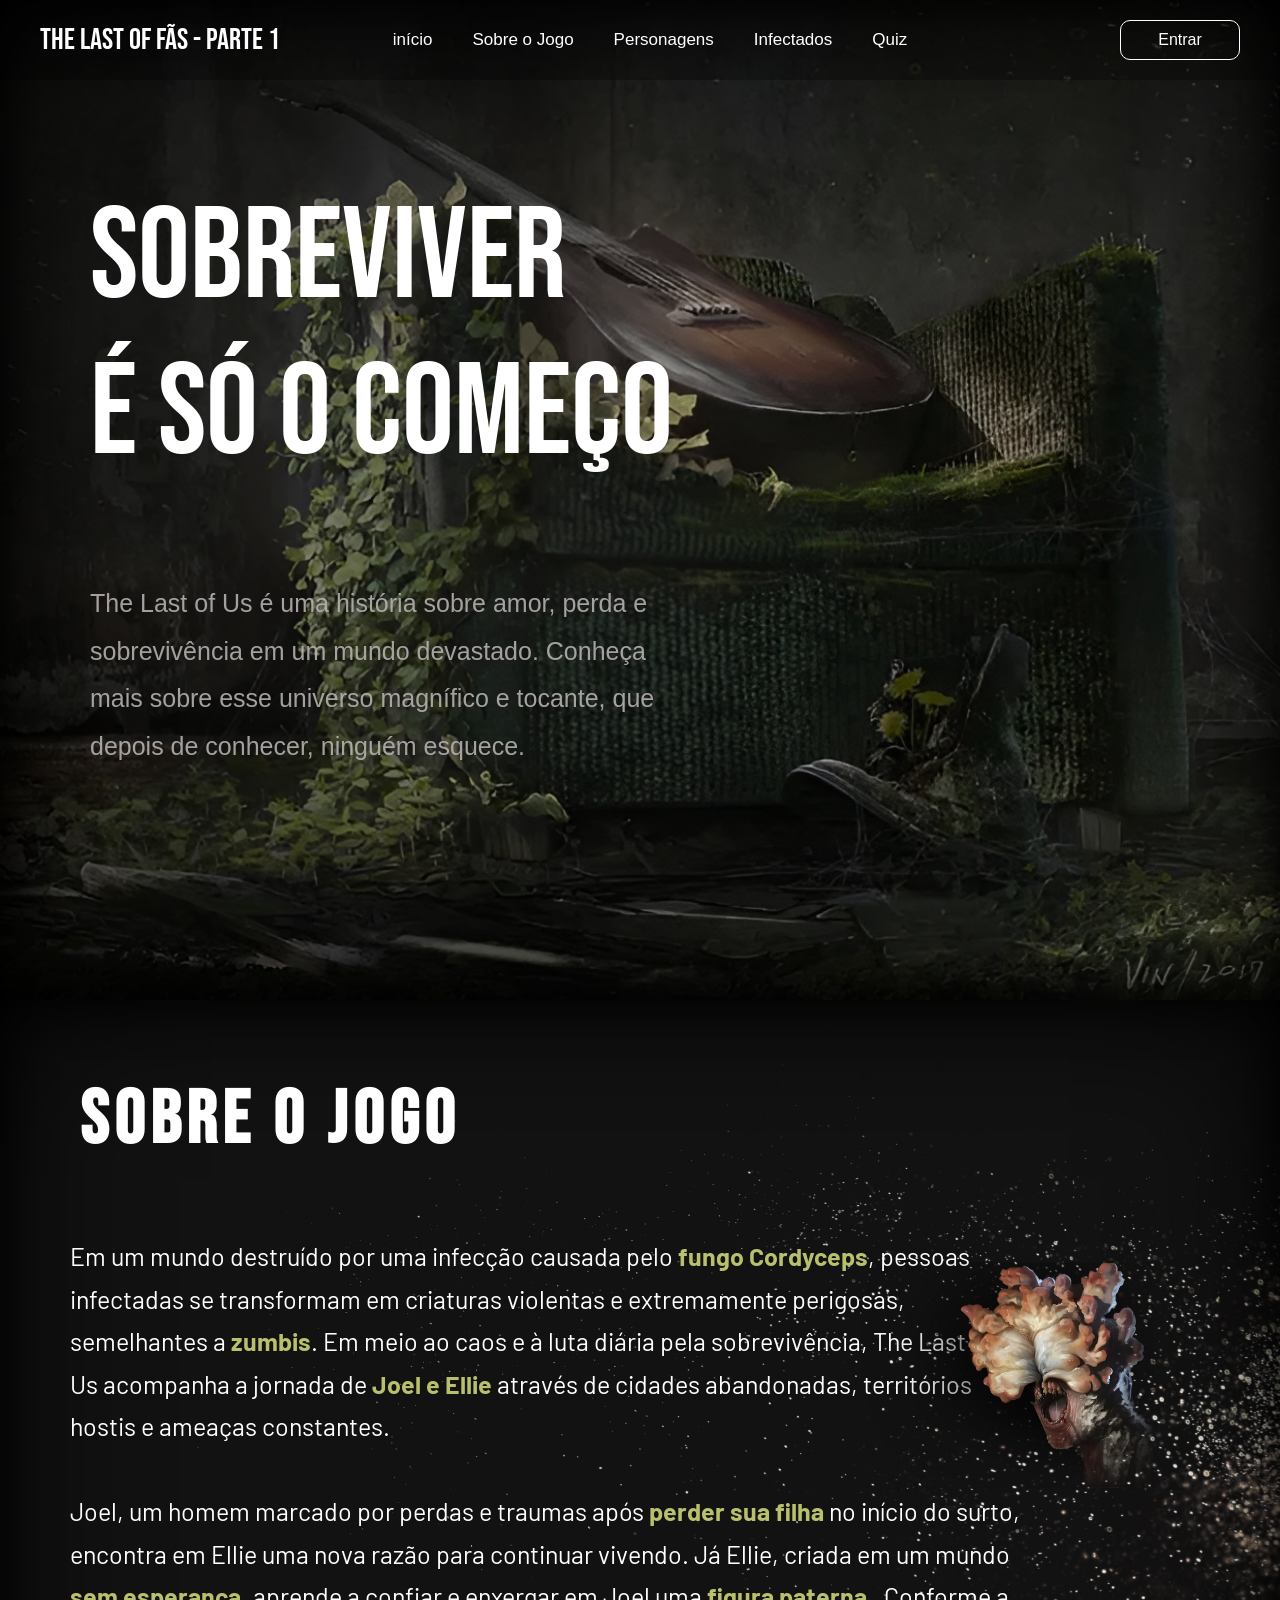
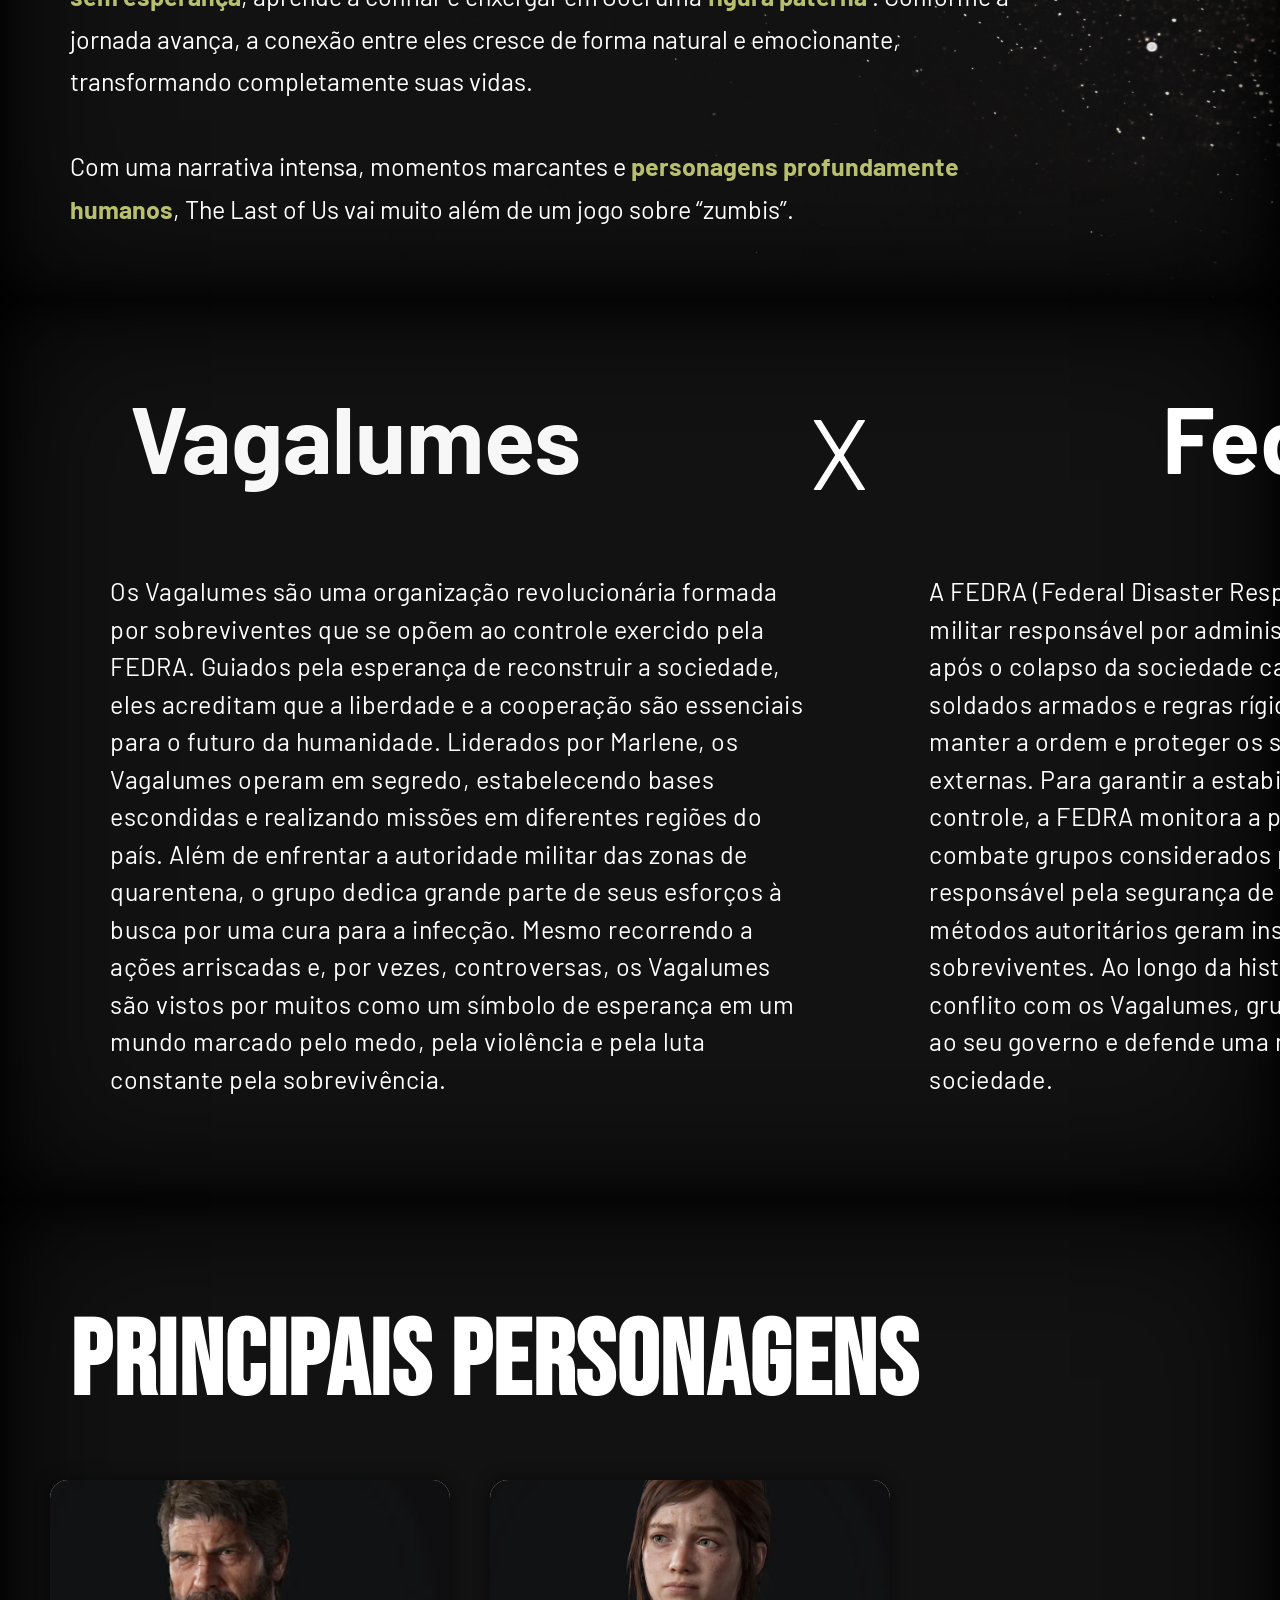
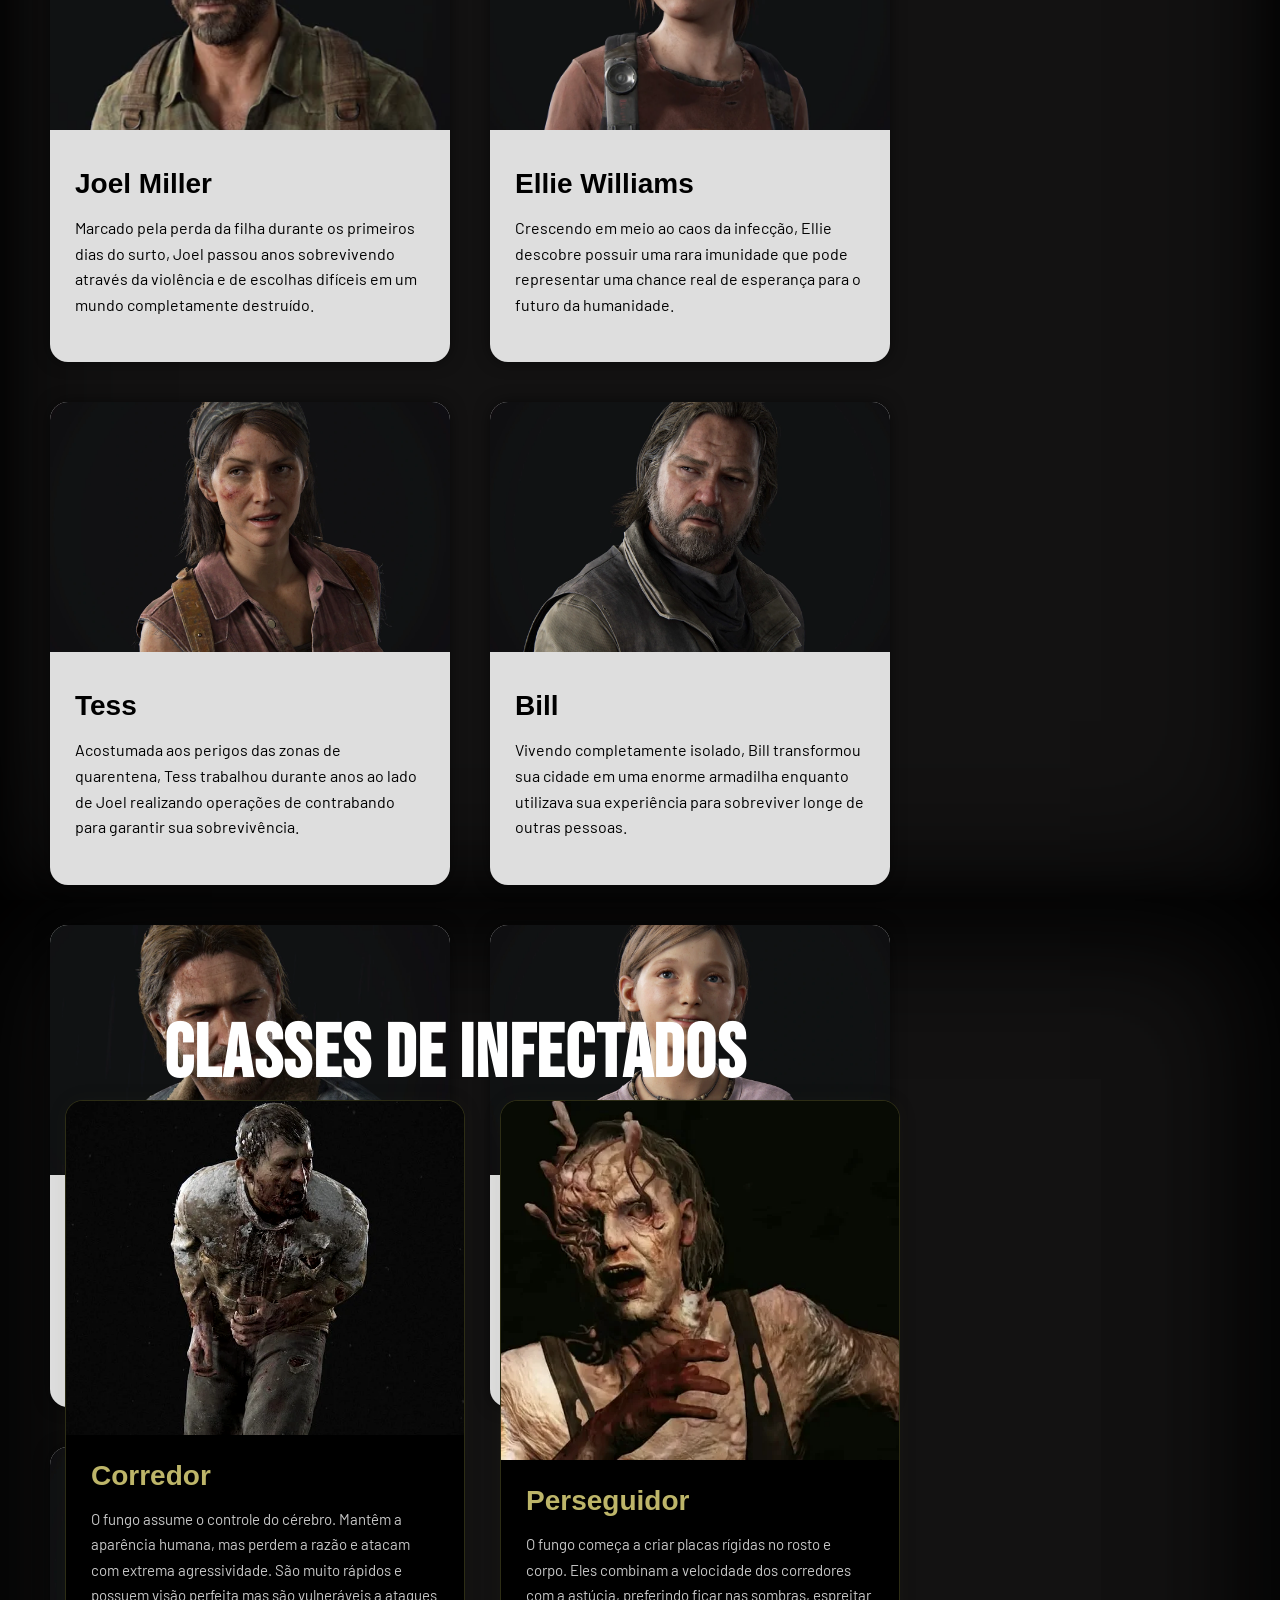
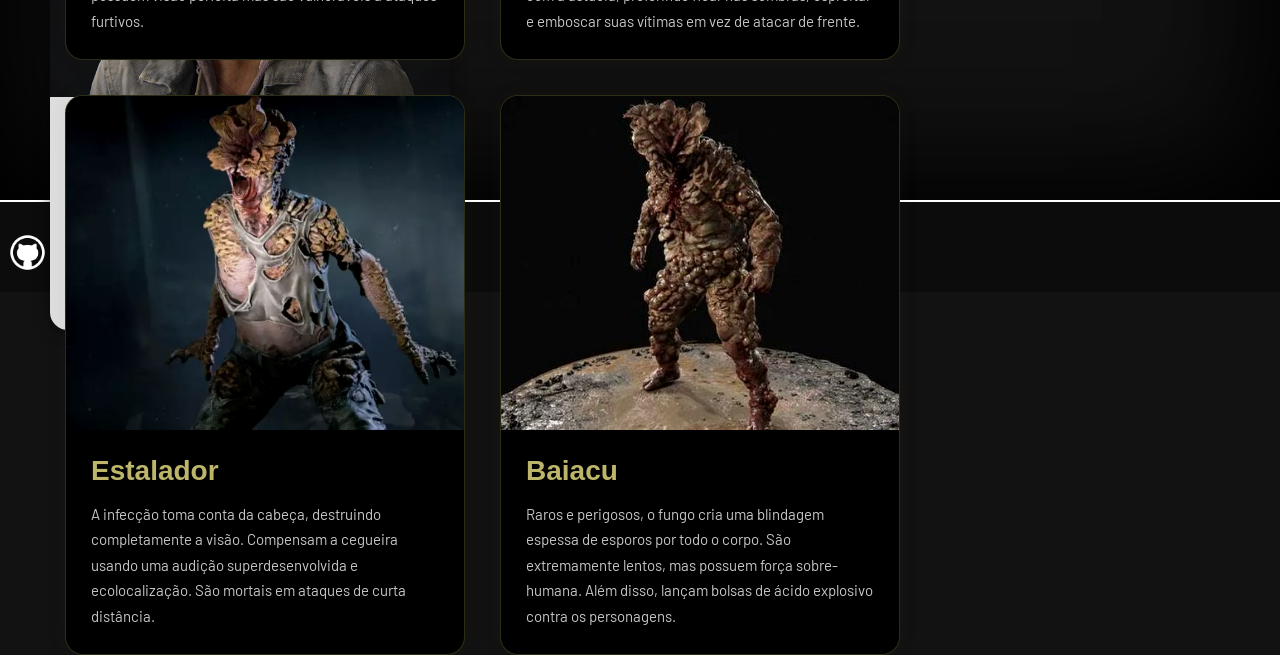
<file: public/index.html>
<!DOCTYPE html>
<html lang="en">

<head>
    <meta charset="UTF-8">
    <meta name="viewport" content="width=device-width, initial-scale=1.0">
    <title>TLOU</title>
    <link rel="stylesheet" href="css/estilo.css">
    <link rel="preconnect" href="https://fonts.googleapis.com">
    <link rel="preconnect" href="https://fonts.gstatic.com" crossorigin>
    <link href="https://fonts.googleapis.com/css2?family=Bebas+Neue&display=swap" rel="stylesheet">
</head>

<body>
    <header class="navbar">
        <div class="logo"> <a href="index.html">THE LAST OF FÃS - PARTE 1</a></div>
        <nav class="menu">
            <a href="#inicio">início</a>
            <a href="#sobre">Sobre o Jogo</a>
            <a href="#personagens">Personagens</a>
            <a href="#infectados">Infectados</a>
            <a href="quiz/quiz.html">Quiz</a>


        </nav>
        <div id="navBotoes">
            <a href="login.html" class="btn-login" id="btnEntrar">Entrar</a>
            <a href="#" class="btn-login" id="btnSair" onclick="sair()" style="display:none;">Sair</a>
        </div>
    </header>

    </div>
    <section id="inicio" class="hero">
        <div class="container_titulo">
            <div class="homeTitulo">Sobreviver <br>é só o começo</div>
        </div>
        <div class="container_texto">
            <div class="homeTexto">The Last of Us é uma história sobre amor, perda e sobrevivência em um mundo
                devastado.
                Conheça mais sobre esse universo magnífico e tocante, que depois de conhecer, ninguém esquece.</div>
    </section>
    <section id="sobre" class="sobre">

        <div class="lado_texto">

            <div class="titulo_sobre">
                <h1>Sobre o Jogo</h1>
            </div>
            <div class="container_texto">
                <div class="texto_sobre">

                    Em um mundo destruído por uma infecção causada pelo <b style="color: rgb(184, 192, 110);">fungo
                        Cordyceps</b>, pessoas infectadas se
                    transformam em criaturas violentas e extremamente perigosas, semelhantes a <b
                        style="color: rgb(184, 192, 110);">zumbis</b>. Em meio ao caos
                    e à luta diária pela sobrevivência, The Last of Us acompanha a jornada de <b
                        style="color:rgb(184, 192, 110) ;">Joel e Ellie</b> através de
                    cidades abandonadas, territórios hostis e ameaças constantes. <br><br>

                    Joel, um homem marcado por perdas e traumas após <b style="color: rgb(184, 192, 110);">perder sua
                        filha</b> no início do surto, encontra em
                    Ellie uma nova razão para continuar vivendo. Já Ellie, criada em um mundo <b
                        style="color: rgb(184, 192, 110);">sem esperança</b>, aprende a
                    confiar e enxergar em Joel uma <b style="color: rgb(184, 192, 110);">figura paterna </b>. Conforme a
                    jornada avança, a conexão entre eles
                    cresce de forma natural e emocionante, transformando completamente suas vidas. <br><br>

                    Com uma narrativa intensa, momentos marcantes e <b style="color: rgb(184, 192, 110);">personagens
                        profundamente humanos</b>, The Last of Us
                    vai muito além de um jogo sobre “zumbis”.
                </div>
                <div class="frase-final_sobre"></div>
            </div>
        </div>
        <div class="imagem_clicker">
            <img src="css/imagens/fungo-removebg-preview-removebg-preview_upscaled.png" alt="Clicker The Last of Us">
        </div>
    </section>

    <section id="vagalumes" class="vagalumes">
        <div class="esquerdo_vagalumes">
            <div class="titulo_vagalumes">
                <h3>Vagalumes</h3>
            </div>
            <div class="texto_vagalumes">
                Os Vagalumes são uma organização revolucionária formada por sobreviventes que se opõem ao controle
                exercido pela FEDRA. Guiados pela esperança de reconstruir a sociedade, eles acreditam que a liberdade e
                a cooperação são essenciais para o futuro da humanidade.

                Liderados por Marlene, os Vagalumes operam em segredo, estabelecendo bases escondidas e realizando
                missões em diferentes regiões do país. Além de enfrentar a autoridade militar das zonas de quarentena, o
                grupo dedica grande parte de seus esforços à busca por uma cura para a infecção.

                Mesmo recorrendo a ações arriscadas e, por vezes, controversas, os Vagalumes são vistos por muitos como
                um símbolo de esperança em um mundo marcado pelo medo, pela violência e pela luta constante pela
                sobrevivência.
            </div>
        </div>
        <div class="versus">X</div>
        <div class="direita_fedra">
            <div class="titulo_fedra">
                <h3>Fedra</h3>
            </div>
            <div class="texto_fedra">
                A FEDRA (Federal Disaster Response Agency) é a organização militar responsável por administrar as Zonas
                de Quarentena após o colapso da sociedade causado pela infecção. Com soldados armados e regras rígidas,
                seu principal objetivo é manter a ordem e proteger os sobreviventes das ameaças externas.

                Para garantir a estabilidade das áreas sob seu controle, a FEDRA monitora a população, controla recursos
                e combate grupos considerados perigosos. Embora seja responsável pela segurança de muitas comunidades,
                seus métodos autoritários geram insatisfação entre os sobreviventes.

                Ao longo da história, a organização entra em conflito com os Vagalumes, grupo revolucionário que se opõe
                ao seu governo e defende uma nova forma de reconstruir a sociedade.
            </div>
        </div>
    </section>

    <section id="personagens" class="personagens">
        <div class="titulo_personagens">
            <h2>Principais Personagens</h2>
        </div>
        <div class="conteudo-personagens">
            <div class="card-personagens">
                <img src="css/imagens/Part_I_Joel_infobox.webp" alt="Joel">

                <div class="conteudo">
                    <h2>Joel Miller</h2>

                    <p>

                        Marcado pela perda da filha durante os primeiros dias
                        do surto, Joel passou anos sobrevivendo através da violência
                        e de escolhas difíceis em um mundo completamente destruído.

                    </p>


                </div>
            </div>

            <div class="card-personagens">
                <img src="css/imagens/Part_I_Ellie_infobox.webp" alt="Ellie">

                <div class="conteudo">
                    <h2>Ellie Williams</h2>

                    <p>
                        Crescendo em meio ao caos da infecção, Ellie descobre
                        possuir uma rara imunidade que pode representar uma chance
                        real de esperança para o futuro da humanidade.
                    </p>
                </div>
            </div>
            <div class="card-personagens">
                <img src="css/imagens/Part_I_Tess_infobox.webp" alt="Tess">

                <div class="conteudo">
                    <h2>Tess</h2>

                    <p>
                        Acostumada aos perigos das zonas de quarentena, Tess
                        trabalhou durante anos ao lado de Joel realizando operações
                        de contrabando para garantir sua sobrevivência.
                    </p>
                </div>
            </div>
            <div class="card-personagens">
                <img src="css/imagens/Part_I_Bill_infobox.webp" alt="Bill">

                <div class="conteudo">
                    <h2>Bill</h2>

                    <p>
                        Vivendo completamente isolado, Bill transformou sua cidade
                        em uma enorme armadilha enquanto utilizava sua experiência
                        para sobreviver longe de outras pessoas.
                    </p>
                </div>
            </div>
            <div class="card-personagens">
                <img src="css/imagens/Part_I_Tommy_infobox.webp" alt="Tommy">

                <div class="conteudo">
                    <h2>Tommy Miller</h2>

                    <p>
                        Após anos enfrentando diferentes grupos de sobreviventes,
                        Tommy, irmão de joel, tenta construir uma vida segura ao lado
                        de pessoas que ainda acreditam em reconstrução.
                    </p>
                </div>
            </div>
            <div class="card-personagens">
                <img src="css/imagens/Sarah_Part_I_infobox.webp" alt="Sarah">

                <div class="conteudo">
                    <h2>Sarah Miller</h2>

                    <p>
                        Filha de Joel, Sarah esteve presente durante os primeiros
                        momentos do colapso da sociedade e marcou profundamente
                        a vida do pai após o início do surto.
                    </p>
                </div>
            </div>
            <div class="card-personagens">
                <img src="css/imagens/Part_I_Marlene_infobox.webp" alt="Marlene">

                <div class="conteudo">
                    <h2>Marlene</h2>

                    <p>
                        Como líder dos Vaga-Lumes, Marlene dedica sua vida
                        à busca por uma possível cura enquanto enfrenta os perigos
                        causados pelo colapso da humanidade.
                    </p>
                </div>
            </div>
        </div>
    </section>
    <section id="infectados" class="infectados">
        <div class="titulo_infectados">
            <h1>Classes de Infectados</h1>
        </div>

        <div class="infectados-container">

            <div class="infectados-card">
                <img src="css/imagens/runners-tlou.webp" alt="Corredor">

                <div class="infectados-conteudo">
                    <h2>Corredor</h2>

                    <p>
                        O fungo assume o controle do cérebro. Mantêm a aparência humana, mas perdem a razão e atacam com
                        extrema agressividade.
                        São muito rápidos e possuem visão perfeita mas são vulneráveis a ataques
                        furtivos.
                    </p>
                </div>
            </div>
            <div class="infectados-card">
                <img src="css/imagens/espreitador-tlou-infectado.webp" alt="Perseguidor">

                <div class="infectados-conteudo">
                    <h2>Perseguidor</h2>

                    <p>
                        O fungo começa a criar placas rígidas no rosto e corpo. Eles combinam a velocidade dos
                        corredores com a astúcia, preferindo ficar nas sombras, espreitar e emboscar suas vítimas em vez
                        de atacar de frente.
                    </p>
                </div>
            </div>

            <div class="infectados-card">
                <img src="css/imagens/estalador-the-last-of-us-800x450.webp" alt="Estalador">

                <div class="infectados-conteudo">
                    <h2>Estalador</h2>

                    <p>
                        A infecção toma conta da cabeça, destruindo
                        completamente a visão. Compensam a cegueira usando uma audição superdesenvolvida e
                        ecolocalização. São mortais em ataques de curta distância.
                    </p>
                </div>
            </div>

            <div class="infectados-card">
                <img src="css/imagens/baiacus.jpeg" alt="Baiacu">

                <div class="infectados-conteudo">
                    <h2>Baiacu</h2>

                    <p>
                        Raros e perigosos, o fungo cria uma blindagem espessa de esporos por todo o corpo. São
                        extremamente lentos, mas possuem força sobre-humana. Além disso,
                        lançam bolsas de ácido explosivo contra os personagens.
                    </p>
                </div>
            </div>

        </div>
    </section>
    <div class="footer">
        <div class="container">
            <div class="logo_footer">
                <a href="https://github.com/Marcus-Vinicius-O" target="_blank">
                    <img src="css/imagens/logo_correto.png" class="github_icon">
                </a>
            </div>
            <div class="frase">
                <h4>Projeto acadêmico • SPTech • Marcus Vinicius © 2026</h4>
            </div>


        </div>
    </div>
</body>
<script>
    const idUsuario = sessionStorage.ID_USUARIO;
    if (idUsuario) {
        document.getElementById('btnEntrar').style.display = 'none';
        document.getElementById('btnSair').style.display = 'flex';
    }

    function sair() {
        sessionStorage.clear();
        window.location.href = 'login.html';
    }
</script>

</html>
</file>
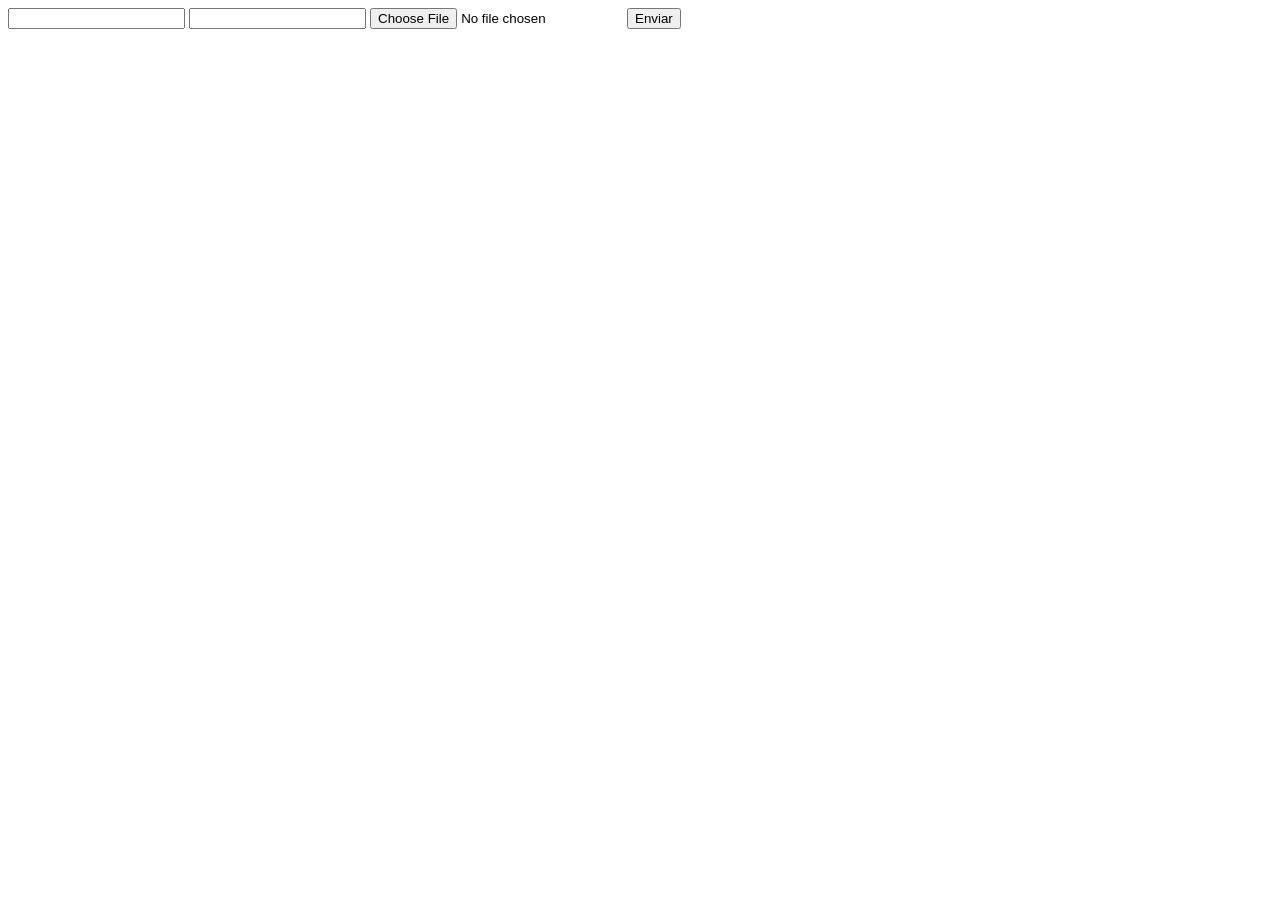
<file: DOCUMENTOS_DE_APOIO/exemplo_de_upload_de_arquivo/public/index.html>
<!DOCTYPE html>
<html lang="en">

<head>
  <meta charset="UTF-8">
  <meta http-equiv="X-UA-Compatible" content="IE=edge">
  <meta name="viewport" content="width=device-width, initial-scale=1.0">
  <title>Upload</title>
</head>

<body>

  <div>
    <input name="nome" id="nome" type="text" />
    <input name="email" id="email" type="url" />
    <input name="foto" id="foto" type="file" />
    <button onclick="enviar()">Enviar</button>
  </div>

  <div id="container"></div>
</body>

</html>

<script>
  function enviar() {
    const formData = new FormData();
    formData.append('foto', foto.files[0])
    formData.append('nome', nome.value)
    formData.append('email', email.value)

    fetch("/usuarios/cadastro", {
      method: "POST",
      body: formData
    })
      .then(res => {
        window.location = "./perfil.html"
      })
      .catch(err => {
        console.log(err);
      })
  }
</script>
</file>
<file: public/css/estilo.css>
@import url('https://fonts.googleapis.com/css2?family=Barlow:ital,wght@0,100;0,200;0,300;0,400;0,500;0,600;0,700;0,800;0,900;1,100;1,200;1,300;1,400;1,500;1,600;1,700;1,800;1,900&display=swap');

* {
  box-sizing: border-box;
  margin: 0;
  padding: 0;

}

html,body {
  margin: 0;
  padding: 0;
  font-family: 'Barlow', 'Segoe UI', 'Segoe UI', Tahoma, Geneva, Verdana, sans-serif;
  height: 100%;
  background-color:#131212;
  scroll-behavior: smooth;

}

:root {
  --tamanho-header: 80px;
  --tamanho-banner: calc(100vh - var(--tamanho-header) - var(--tamanho-footer) - 2px);
  --tamanho-simulador: calc(100vh - var(--tamanho-header) - var(--tamanho-footer) - 2px);
  --tamanho-login: calc(100vh - var(--tamanho-header) - var(--tamanho-footer) - 2px);
  --tamanho-footer: 20px;
}



/*CADASTRO*/
.cadastro {
  min-height: 99.7%;
  height: var(--tamanho-login);
  background-image:url(imagens/joel-mascara-part-1-kq.jpg);
  background-size: cover;
  background-position: center;
  background-repeat: no-repeat;
  display: flex;
  flex-direction: column;

}

.cadastro .container {
  justify-content: center;
  align-items: center;
  flex: 1;
}

.cadastro .card {
  width: 50%;
  background-color: #000000ca;
  border-radius: 25px;
  display: flex;
  align-items: center;
  justify-content: space-evenly;
  color: #ffffff;
  flex-direction: column;
  height: 570px;
  padding: 20px 0;
  width: 550px;
  font-family: Impact, Haettenschweiler, 'Arial Narrow Bold', sans-serif
}

.titulo_h2_cad {
  display: flex;
  justify-content: center;
  align-items: center;
  text-align: center;
  font-size: 25px;
  margin-bottom: 10px;
  color: #ffffff;
  width: 400px;
}

.formulario {
  display: flex;
  height: 80%;
  width: 80%;
  justify-content: space-around;
  flex-direction: column;
}

.formulario span {
  font-size: 15px;
  font-weight: 800;
}

.formulario input {
  border: 2px solid #ffffff;
  text-align: center;
  border-radius: 10px;
  margin: 0;
  background-color:#00000000;
  color: #ffffff;
}

.campo {
  display: flex;
  flex-direction: column;
  justify-content: start;
  padding: 5px 0;
}

.botao {
  cursor: pointer;
  font-family: "Barlow", sans-serif;
  border: 0;
  border-radius: 5px;
  font-weight: 600;
  font-size: 18px;
  color: #000000;
  background-color: #a3a562;
  width: 440px;
  height: 40px;
  align-self: center;
  margin-top: 20px;
}

.loading-div {
  width: 50px;
  display: none;
}

.loading-div img {
  height: 50px;
  width: 50px;
}

#div_erros_login {
  display: none
}


/* LOGIN */

.login {
  min-height: 99.7%;
  height: var(--tamanho-login);
  background-image:url(imagens/joel-mascara-part-1-kq.jpg);
  background-size: cover;
  background-position: center;
  background-repeat: no-repeat;
  display: flex;
  flex-direction: column;

}

.login .container {
  justify-content: center;
  align-items: center;
  flex: 1;
}

.card-login {
  width: 50%;
  background-color: #000000c3;
  border-radius: 25px;
  display: flex;
  align-items: center;
  justify-content: space-evenly;
  color: rgb(255, 255, 255);
  flex-direction: column;
  height: 400px;
  padding: 20px 0;
  width: 540px;
  font-family: Impact, Haettenschweiler, 'Arial Narrow Bold', sans-serif;
}

.card-login h2 {
  margin: 0;
  font-size: 30px;
}

.card-login h1 {
  margin: 0;
  font-size: 100px;
}

.mudar_cadastro {
  display: flex;
  justify-content: center;
  align-items: flex-end;
  /*background-color: #d43024;*/
  position: relative;
  top: 17px;
}

.login.formulario {
  display: flex;
  height: 70%;
  width: 80%;
  justify-content: space-around;
  flex-direction: column;
}

.login.formulario span {
  font-size: 15px;
  font-weight: 800;
}

.login.formulario input {
  border: 2px solid #284027;
  text-align: center;
  border-radius: 10px;
  margin: 0;
  justify-content: center;
  align-items: center;
  width: 450px;
  height: 50px;
  margin-top: 20px;
}

.login.formulario select {
  border: 2px solid #32b9cd;
  background-color: rgb(255, 255, 255);
  color: gray;
  height: 36px;
  text-align: center;
  border-radius: 10px;
  margin: 0;
}

.login.campo {
  display: flex;
  flex-direction: column;
  justify-content: start;
  padding: 5px 0;
}


.loading-div {
  width: 50px;
  display: none;
}

.loading-div img {
  height: 50px;
  width: 50px;
}

#div_erros_login {
  display: none
}

/* FORMULARIO */

.alerta_erro {
  display: flex;
  justify-content: flex-end;
}

.card_erro {
  display: none;
  background-color: #ffffff;
  color: rgb(220, 15, 15);
  width: 260px;
  position: fixed;
  border-radius: 0px;
  border: #ea1010 3px solid;
  padding: 10px;
  margin-right: 10%;
  font-family: 'Inter', sans-serif;
}

.card_erro #mensagem_erro {
  font-weight: 500;
  font-size: 15px;
  letter-spacing: 2px;
  line-height: 25px;
}

.formulario .tipo_campo {
  font-size: 20px;
  font-weight: 600 !important;
}

.formulario {
  display: flex;
  flex-direction: column;
}

input {
  margin-bottom: 10px;
  border: 2px solid #32b9cd;
  padding: 10px;
  text-align: center;
  border-radius: 10px;
}

.btn {
  font-family: "Barlow", sans-serif;
  border: 0;
  border-radius: 5px;
  font-weight: 600;
  font-size: 18px;
  padding: 10px 15px;
  color: white;
  background-color: #ED145B;
  width: 120px;
  align-self: center;
  margin-top: 5px;
}

.loading-div {
  width: 50px;
  margin: auto;
  display: none;
}

.loading-div img {
  height: 50px;
  width: 50px;
}

@keyframes bell {
  0% {
    transform: rotate(25deg)
  }

  25% {
    transform: rotate(-25deg)
  }

  50% {
    transform: rotate(25deg)
  }

  75% {
    transform: rotate(-25deg)
  }

  100% {
    transform: rotate(25deg)
  }
}




/*Inicio*/

.hero {
  min-height: auto;
  background-image:
    linear-gradient(to right, rgba(0, 0, 0, 0.622), rgba(0, 0, 0, 0.027)),
    url(imagens/imagem_violão.webp);
  background-size: cover;
  background-position: right center;
  background-repeat: no-repeat;
  padding: 80px 40px;
  height: 1000px;
  display: block;
  box-shadow: inset 0 0 150px rgba(0, 0, 0, 0.872),
    inset 0 0 50px rgba(0, 0, 0, 1);

}

.navbar {
  width: 100%;
  height: 80px;
  background-color: rgba(0, 0, 0, 0.281);
  display: flex;
  justify-content: space-between;
  align-items: center;
  padding: 0 40px;
  position: fixed;
  top: 0;
  left: 0;
  width: 100%;
  z-index: 999;

}
#navBotoes {
    display: flex;
    align-items: center;
}

.logo {
  font-family: 'Bebas Neue', sans-serif;
  font-size: 30px;
  color: white;
  display: flex;
  justify-content: flex-start;
  align-items: center;
  text-decoration: none;

}

.logo a {
  text-decoration: none;
  color: inherit;
}

.logo :hover {
  color: #7b7683;
}

.menu {
  display: flex;
  gap: 40px;
  margin-right: 100px;
}

.menu a {
  text-decoration: none;
  color: white;
  font-family: Arial, Helvetica, sans-serif;
  font-size: 17px;
  transition: 0.3s;

}

.menu a:hover {
  color: #7b7683;
}

.btn-login {
  display: flex;
  border: 1px solid white;
  color: #ffffff;
  text-decoration: none;
  border-radius: 10px;
  transition: 0.6s;
  width: 120px;
  height: 40px;
  text-align: center;
  justify-content: center;
  align-items: center;
  font-family: Arial, Helvetica, sans-serif;

}

.btn-login a {
  text-decoration: none;
  color: inherit;
}

.btn-login:hover {
  background-color: #ffffff;
  color: rgb(0, 0, 0);
  width: 170px;

}

.btn-cadastro {
  display: flex;
  border: 1px solid white;
  color: #ffffff;
  text-decoration: none;
  border-radius: 10px;
  transition: 0.6s;
  width: 120px;
  height: 40px;
  text-align: center;
  justify-content: center;
  align-items: center;
  font-family: Arial, Helvetica, sans-serif;

}

.btn-cadastro a {
  text-decoration: none;
  color: inherit;
}

.btn-cadastro:hover {
  background-color: #ffffff;
  color: rgb(0, 0, 0);
  width: 170px;

}

.container_titulo {
  display: flex;
  justify-content: flex-start;
  align-items: center;
  width: 700px;
  height: 500px;
  background-size: cover;
  position: relative;

}

.homeTitulo {
  display: flex;
  justify-content: flex-start;
  align-items: flex-start;
  font-family: "Bebas Neue", sans-serif;
  font-style: normal;
  font-size: 130px;
  width: 700px;
  height: 300px;
  margin-left: 50px;
  color: white;
  line-height: normal;

}

.container_texto {
  display: flex;
  justify-content: flex-start;
  align-items: flex-start;
  width: 700px;
  height: 400px;

}


.homeTexto {
  display: flex;
  justify-content: flex-start;
  align-items: flex-start;
  font-family: "Roboto", arial, sans-serif;
  font-optical-sizing: auto;
  font-style: normal;
  font-size: 25px;
  line-height: 1.9;
  margin-right: 70px;
  margin-left: 50px;
  color: rgba(185, 179, 179, 0.882);
  width: 600px;
  height: 300px;

}

/*Sobre o jogo*/

.sobre {
  min-height: auto;
  display: flex;
  color: #ffffff;
  align-items: center;
  padding-left: 60px;
  justify-content: space-between;
  background-image: url(imagens/imagem_esporos_final_rotated-Photoroom.png);
  background-repeat: no-repeat;
  background-size: cover;
  background-position: center;
  position: relative;
  overflow: hidden;
  z-index: 1;
  height: 900px;
  box-shadow: inset 0 0 150px rgba(0, 0, 0, 0.9),
    inset 0 0 50px rgba(0, 0, 0, 1);

}

.sobre .container_texto {
  display: flex;
  justify-content: center;
  align-items: flex-start;
  height: 700px;
  width: 970px;
  border-radius: 10px;

}
.sobre .texto_sobre {
  /*background-color: #ea1010;*/
  width: 570px;
  font-family: "roboto" Arial, Helvetica, sans-serif;
  width: 950px;
  font-size: 25px;
  height: auto;
  line-height: 1.7;
}

.sobre .titulo_sobre {
  /* background-color: #32b9cd;*/
  font-family: "Bebas Neue", sans-serif;
  height: 270px;
  width: 500px;
  font-size: 50px;
  margin-left: 20px;
  letter-spacing: 6px;
  font-style: normal;
  padding-top: 110px;

}

.lado_texto {
  display: flex;
  flex-direction: column;
}

.imagem_clicker {
  flex: 1;
  display: flex;
  justify-content: flex-end;
}

.imagem_clicker img {
  max-width: 100%;
  height: auto;
  transform: scale(1.2);
  filter: drop-shadow(-20px 10px 30px rgba(0, 0, 0, 0.8));
  margin-right: 150px;
  margin-bottom: 150px;
  -webkit-mask-image:
    linear-gradient(to bottom, black 70%, transparent 100%),
    linear-gradient(to right black 85%, transparent 100%);
  mask-image:
    linear-gradient(to bottom, black 70%, transparent 100%),
    linear-gradient(to right, black 85%, transparent 100%);
  -webkit-mask-composite: source-in;
  mask-composite: intersect;
}

/*Vagalumes*/

.vagalumes {
  display: flex;
  min-height: auto;
  height: 900px;
  box-shadow: inset 0 0 150px rgba(0, 0, 0, 0.9),
  inset 0 0 50px rgba(0, 0, 0, 1);
}
.esquerdo_vagalumes {
  display: block;
  /*background-color: #284027;*/
  justify-content: center;
  margin-left: 50px;
  background-repeat: no-repeat;
  background-size: cover;
}

.titulo_vagalumes {
  /*background-color: #cd6d32;*/
  font-size: 80px;
  padding-left: 80px;
  color: rgb(248, 247, 247);
  margin-top: 80px;
}
.texto_vagalumes {
  /*background-color:#32b9cd;*/
  width: 700px;
  height: 500px;
  margin-top: 80px;
  margin-left: 60px;
  font-family: "Roboto" Arial, Helvetica, sans-serif;
  font-size: 25px;
  color: #ffffff;
  letter-spacing: 0.5px;
  line-height: 1.5;
}
.versus{
  display: flex;
  justify-content: center;
  font-size: 100px;
  color: white;
  /*background-color: #4ccd32;*/
  justify-content: center;
  padding-top: 90px;
  width: 300px;
}
.direita_fedra {
/*background-color: orange;*/
width: 900px;

}
.titulo_fedra {
  display: flex;
  color: #ffffff;
  /*background-color: red;*/
  font-size: 80px;
  margin-top: 80px;
  justify-content: center;
}
.texto_fedra {
  margin-top: 80px;
  /*background-color: purple;*/
  width: 700px;
  height: 500px;
  margin-left: 60px;
  font-family: "Roboto" Arial, Helvetica, sans-serif;
  font-size: 25px;
  color: #ffffff;
  letter-spacing: 0.5px;
  line-height: 1.5;
  margin-right: 60px;
}


/*Personagens*/

.personagens {
  min-height: auto;
  height: 1300px;
  color: #ffffff;
  padding-top: 100px;
  box-shadow: inset 0 0 150px rgba(0, 0, 0, 0.9),
    inset 0 0 50px rgba(0, 0, 0, 1);
}
.titulo_personagens {
  height: 100px;
  width: 1000px;
  display: flex;
  justify-content: flex-start;
  align-items: flex-start;
  /*background-color: #ea1010;*/
  font-family: 'Bebas Neue', sans-serif;
  font-size: 70px;
  padding-left: 70px;
  letter-spacing: 1.5px;
  
}
.conteudo-personagens{
    display: flex;
    justify-content: flex-start;
    align-items: flex-start;
    gap: 40px;
    flex-wrap: wrap;
    /*background-color: #09ec11;*/
    height: auto;
    width: 100%;
    padding-top: 80px;
    padding-left: 50px;
}

.card-personagens{
    width: 400px;
    height: 500 px;
    background-color: #dedede;
    border-radius: 18px;
    transition: 0.4s;
    box-shadow: 0 0 15px rgba(0,0,0,0.5);
    overflow-x: hidden;
}

.card-personagens:hover{
    transform: translateY(-10px);
    box-shadow: 0 0 25px rgba(255,255,255,0.1);
}

.card-personagens img{
    width: 100%;
    height: 250px;
    object-fit:cover;
    margin-bottom: 10px;
    /*border-radius: 10px;*/
  }

.conteudo{
    padding: 25px;
    font-family: "roboto" Arial, Helvetica, sans-serif;
}

.conteudo h2{
    color: rgb(0, 0, 0);
    font-size: 28px;
    margin-bottom: 15px;
    font-family: Arial, Helvetica, sans-serif;
}

.conteudo p{
    color: #000000;
    line-height: 1.6;
    margin-bottom: 20px;
}

/*Infectados*/
.infectados {
  height: 100%;
  display: block;
  box-shadow: inset 0 0 150px rgba(0, 0, 0, 0.9),
    inset 0 0 150px rgba(0, 0, 0, 1);
}
.titulo_infectados {
  display: flex;
  justify-content: center;
  align-items: flex-end;
  color: #ffffff;
  height: 200px;
  width: 850px;
  font-family: "Bebas Neue", sans-serif;
  font-size: 50px;
  letter-spacing: 1.7px;
  /*background-color: #89b52c;*/
  padding-left: 60px;
}

.infectados-container{
    display: flex;
    gap: 35px;
    flex-wrap: wrap;
    align-items: flex-end;
    /*background-color: #32b9cd;*/
    height: 650px;
    width: 1800x;
    padding-left: 65px;
}

.infectados-card{
    width: 400px;
    height: 560px;
    background-color: #000000;
    border: 1px solid rgba(226, 222, 104, 0.2);
    border-radius: 18px;
    overflow: hidden;
    transition: 0.4s;
    display: flex;
    flex-direction: column;
    box-shadow:
    0 0 20px rgba(70, 65, 39, 0.08);
}

.infectados-card:hover{
    transform: translateY(-10px);
    border-color: rgba(255, 217, 80, 0.5);
    box-shadow:
    0 0 30px rgba(255, 225, 0, 0.2);
}

.infectados-card img{
    width: 100%;
    height: 360px;
    object-fit: cover;
    filter:
    saturate(0.8)
    contrast(1.1);
}

.infectados-conteudo{
    padding: 25px;
    display: flex;
    flex-direction: column;
    flex: 1;
    font-family: "roboto" Arial, Helvetica, sans-serif;
}

.infectados-conteudo h2{
    color: #bdb569;
    font-size: 28px;
    margin-bottom: 15px;
    font-weight: 700;
    font-family: Arial, Helvetica, sans-serif;
}

.infectados-conteudo p{
    color: #c7c7c7;
    line-height: 1.7;
    font-size: 15px;
}

/*footer*/

.container {
  display: flex;
  width: 80%;
  margin: auto;
}

.footer {
  background-color: rgba(0, 0, 0, 0.358);
  color: rgb(255, 255, 255);
  text-align: center;
  font-size: 13px;
  letter-spacing: 1px;
}

.footer .container {  
  display: flex;
  justify-content: center;
  align-items: center;
  color: rgb(255, 255, 255);
  height: 80px;
  width: 100%;
}

.footer::before {
  content: "";
  display: block;
  height: 2px;
  background-color: #ffffff;
  margin: 0 auto 10px auto;
}

.frase {
  width: 600px;
  display: flex;
  align-items: center;
  justify-content: flex-start;
  margin-right: 450px;
  margin-left: 50px;
}

.logo_footer {
  width: 200px;
  display: flex;
  align-items: center;
  justify-content: flex-start;
  margin-right: 450px;
}

.github_icon {
  width: 55px;
  transition: 0.3s;
  cursor: pointer;
  display: flex;
  justify-content: flex-start;
  align-items: flex-start;
}

.github_icon:hover {
  transform: scale(1.15);
  opacity: 0.8;
}
</file>
